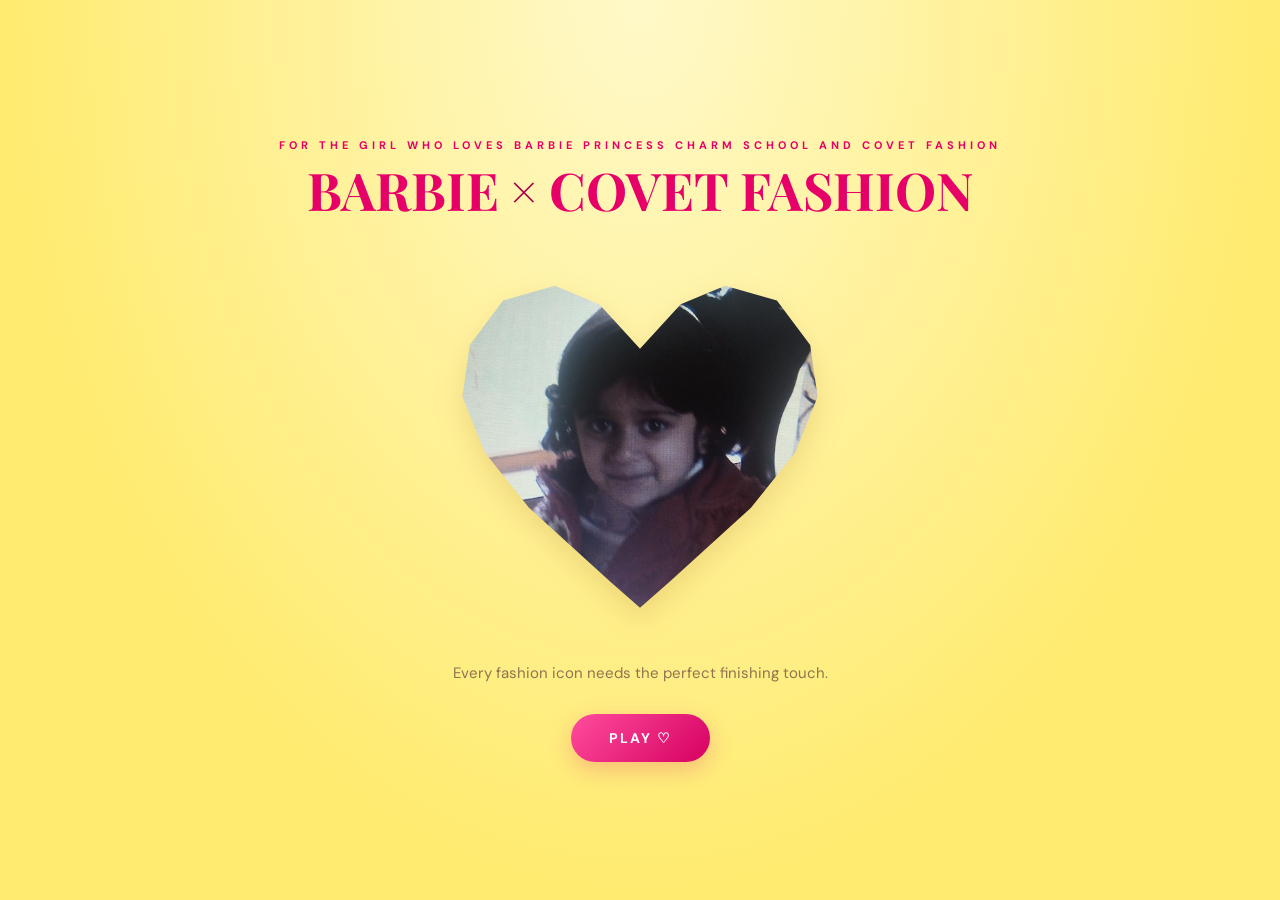
<file: birthdays/happy21.html>
<!DOCTYPE html>
<html lang="en">
<head>
    <meta charset="UTF-8">
    <meta name="viewport" content="width=device-width, initial-scale=1.0">

    <link rel="stylesheet" href="../styles.css">

    <title>Barbie x Covet Fashion</title>
</head>

<body>
    <main id="app">

        <!-- SCREEN 1: INTRO -->
        <section id="intro" class="screen intro-screen">
            <p class="eyebrow">for the girl who loves Barbie Princess Charm School and Covet Fashion</p>

            <h1>BARBIE <span>×</span> COVET FASHION</h1>

            <div class="intro-photo heart-photo">
                <img src="./tiny_rutu.jpg" alt="Birthday girl">
            </div>

            <p class="subtitle">
                Every fashion icon needs the perfect finishing touch.
            </p>

            <button id="play-button" class="pink-button">
                PLAY ♡
            </button>
        </section>

        <!-- SCREEN 2: RIBBON GAME -->
        <section id="game-screen" class="screen game-screen hidden">
            <p class="eyebrow">THE FINAL TOUCH</p>

            <h1>Complete the Look <span>🎀</span></h1>

            <p class="subtitle">
                Every Barbie needs her signature bow.
                Can you get it just right?
            </p>

            <div id="game-stage" class="game-stage">
                <img
                    id="girl"
                    src="./tiny_rutu.jpg"
                    alt="Place the ribbon on her head"
                >

                <img
                    id="ribbon"
                    src="./ribbon_nobg.png"
                    alt="Draggable ribbon"
                    draggable="false"
                >
            </div>

            <p id="game-message" aria-live="polite">
                tiny rutu looks cutee, make her cuter with a <span>🎀</span>
            </p>

            <button id="ribbon-button" class="pink-button">
                GET THE BOW
            </button>
        </section>

        <!-- SCREEN 3: BIRTHDAY REVEAL -->
        <section id="reveal" class="screen reveal-screen hidden">

            <h1 class="birthday-heading">
                HAPPY BIRTHDAY <span>RUTU!</span>
            </h1>

            <div class="reveal-layout">

                <!-- PERSONAL LETTER -->
                <article class="letter">
                    <p class="letter-intro">My Dear Belly Buttons,</p>

                    <div id="birthday-letter">

                        <p><strong>HAPPY BIRTHDAY</strong></p>

                        <p><strong>I LOVE YOU</strong></p>

                        

                        
                    </div>
                    <div class="lame-poem">
                        <p>lame poem for you sweetheart</p>

                        <p><strong>
                            roses are red<br>
                            violets are blue<br>
                            my dear belly buttons<br>
                            mai aapse pyaar karta hoon
                        </strong></p>
                        <p>to</p>

                        <strong><p lang="ur" dir="rtl">رتبہ</p></strong>
                    </div>
                    <p class="letter-signoff"><p>with love<br><strong>Loki</strong></p>♡</p>
                </article>

                <!-- FINAL PHOTO -->
                <div class="final-photo">
                    <img
                        src="./tiny_rutu.jpg"
                        alt="Rutu on her birthday"
                    >

                    <img
                        id="final-ribbon"
                        src="./ribbon_nobg.png"
                        alt=""
                    >
                </div>

            </div>
        </section>

    </main>

    <script src="./game.js"></script>
</body>
</html>
</file>
<file: styles.css>
@import url('https://fonts.googleapis.com/css2?family=DM+Sans:wght@400;500;600;700&family=Playfair+Display:wght@500;600;700&display=swap');

:root {
    --pink: #ff1681;
    --deep-pink: #e60068;
    --dark-barbie: #a8004c;

    --pastel-yellow: #ffeb70;
    --border-yellow: #ffdf35;
    --cream: #fff9c9;

    --text: #594637;
    --muted: #8d744f;
}

* {
    box-sizing: border-box;
}

body {
    margin: 0;
    min-height: 100vh;
    background:
        radial-gradient(ellipse at top, #fff9c9 0%, transparent 70%),
        var(--pastel-yellow);
    color: var(--text);
    font-family: 'DM Sans', sans-serif;
}

button {
    font: inherit;
}

#app {
    width: 100%;
    min-height: 100vh;
}

.screen {
    min-height: 100vh;
    padding: 36px 24px;
    display: flex;
    flex-direction: column;
    align-items: center;
    justify-content: center;
    text-align: center;
    animation: fade-in 0.6s ease both;
}

.hidden {
    display: none !important;
}

h1 {
    font-family: 'Playfair Display', serif;
    font-size: clamp(30px, 5vw, 52px);
    line-height: 1.15;
    margin: 8px 0 16px;
}

h1 span {
    color: var(--pink);
}

.eyebrow {
    font-size: 11px;
    font-weight: 700;
    letter-spacing: 4px;
    color: var(--deep-pink);
    text-transform: uppercase;
    margin: 0;
}

.subtitle {
    max-width: 440px;
    color: var(--muted);
    font-size: 15px;
    line-height: 1.7;
}

.pink-button {
    border: none;
    border-radius: 50px;
    padding: 15px 38px;
    background: linear-gradient(135deg, #ff4d9d, #d60061);
    color: white;
    font-size: 14px;
    font-weight: 700;
    letter-spacing: 2px;
    box-shadow: 0 8px 24px #d6006135;
    cursor: pointer;
    transition: transform 0.2s, box-shadow 0.2s;
}

.pink-button:hover:not(:disabled) {
    transform: translateY(-3px);
    box-shadow: 0 12px 28px #d6006150;
}

.pink-button:disabled {
    cursor: default;
    opacity: 0.8;
}

/* INTRO */

.intro-screen h1 {
    color: var(--deep-pink);
}

.intro-screen h1 span {
    color: var(--dark-barbie);
}

.intro-photo.heart-photo {
    width: min(82vw, 370px);
    aspect-ratio: 1;
    margin: 20px 0;
    border: none;
    border-radius: 0;
    overflow: visible;
    box-shadow: none;
    position: relative;
    filter: drop-shadow(0 12px 14px #a66b1930);
}

.heart-photo img {
    width: 100%;
    height: 100%;
    display: block;
    object-fit: cover;

    clip-path: polygon(
        50% 95%,
        42% 88%,
        20% 68%,
        8% 53%,
        2% 38%,
        4% 24%,
        13% 12%,
        27% 8%,
        39% 13%,
        50% 25%,
        61% 13%,
        73% 8%,
        87% 12%,
        96% 24%,
        98% 38%,
        92% 53%,
        80% 68%,
        58% 88%
    );
}

.intro-screen .pink-button {
    margin-top: 12px;
}

/* GAME */

.game-stage {
    position: relative;
    width: min(85vw, 420px);
    margin: 20px auto 8px;
    border: 7px solid var(--border-yellow);
    border-radius: 18px;
    overflow: hidden;
    box-shadow: 0 15px 45px #d5ad5735;
}

#girl {
    display: block;
    width: 100%;
    height: auto;
    pointer-events: none;
}

#ribbon {
    position: absolute;
    display: none;
    width: 23%;
    height: auto;
    left: 8px;
    bottom: 8px;
    z-index: 2;
    cursor: grab;
    touch-action: none;
    user-select: none;
}

#ribbon:active {
    cursor: grabbing;
}

#game-message {
    min-height: 30px;
    font-size: 19px;
    font-weight: 800;
    color: var(--deep-pink);
    letter-spacing: 1px;
    transition: transform 0.2s;
}

/* Both messages use the same font size */

#game-message.loser {
    color: #d60061;
    font-size: 19px;
    animation: loser-shake 0.4s ease;
}

#game-message.winner {
    color: #a8004c;
    font-size: 19px;
    animation: yay-pop 0.65s ease;
}

.game-screen .pink-button {
    margin-top: 6px;
}

@keyframes loser-shake {
    0%, 100% {
        transform: translateX(0);
    }

    20%, 60% {
        transform: translateX(-7px) rotate(-2deg);
    }

    40%, 80% {
        transform: translateX(7px) rotate(2deg);
    }
}

@keyframes yay-pop {
    0% {
        transform: scale(0.4);
        opacity: 0;
    }

    65% {
        transform: scale(1.1);
        opacity: 1;
    }

    100% {
        transform: scale(1);
        opacity: 1;
    }
}

/* BIRTHDAY REVEAL */

.reveal-screen {
    justify-content: flex-start;
    padding-top: 10px;
    overflow: hidden;
}

.birthday-heading {
    font-size: clamp(35px, 6vw, 68px);
    color: var(--deep-pink);
    margin: 16px 0 38px;
}

.birthday-heading span {
    display: inline-block;
    color: var(--dark-barbie);
}

.reveal-layout {
    display: grid;
    grid-template-columns: minmax(0, 1.1fr) minmax(0, 0.9fr);
    align-items: center;
    gap: clamp(24px, 5vw, 70px);
    width: min(100%, 1050px);
    text-align: left;
}

.letter {
    background: #fffdf2e8;
    border: 2px solid var(--border-yellow);
    border-radius: 24px;
    padding: clamp(22px, 4vw, 30px);
    box-shadow: 0 12px 40px #d5ad571c;
    line-height: 1.9;
    font-size: 16px;
    animation: slide-left 0.8s 0.15s both;
    overflow-wrap: anywhere;
}

.letter-intro {
    font-family: 'Playfair Display', serif;
    font-size: 25px;
    color: var(--deep-pink);
    margin-top: 0;
}

.letter-signoff {
    font-family: 'Playfair Display', serif;
    color: var(--deep-pink);
    font-size: 20px;
    margin-bottom: 0;
}

.final-photo {
    position: relative;
    width: 100%;
    max-width: 390px;
    justify-self: center;
    animation: slide-right 0.8s both;
    filter: drop-shadow(0 15px 22px #d5ad5725);
}


.final-photo > img:first-child {
    display: block;
    width: 100%;
    height: auto;
    border: 7px solid var(--border-yellow);
    border-radius: 12px;
}


#final-ribbon {
    position: absolute;
    display: block;
    width: 23%;
    height: auto;
    left: 50%;
    top: 18%;
    transform: translate(-50%, -50%);
}

/* ANIMATIONS */

@keyframes fade-in {
    from {
        opacity: 0;
    }

    to {
        opacity: 1;
    }
}

@keyframes slide-left {
    from {
        opacity: 0;
        transform: translateX(-45px);
    }

    to {
        opacity: 1;
        transform: translateX(0);
    }
}

@keyframes slide-right {
    from {
        opacity: 0;
        transform: translateX(45px);
    }

    to {
        opacity: 1;
        transform: translateX(0);
    }
}

/* MOBILE */

@media (max-width: 650px) {
    .screen {
        padding: 30px 18px;
    }

    .intro-screen .intro-photo.heart-photo {
        width: min(82vw, 320px);
    }

    .reveal-screen {
        padding-top: 38px;
    }

    .birthday-heading {
        margin-bottom: 25px;
    }

    .reveal-layout {
        grid-template-columns: 1fr;
        gap: 28px;
    }

    .final-photo {
        grid-row: 1;
        width: min(75%, 300px);
    }

    .letter {
        grid-row: 2;
    }
}

/* ACCESSIBILITY */

@media (prefers-reduced-motion: reduce) {
    *, *::before, *::after {
        animation-duration: 0.01ms !important;
        transition-duration: 0.01ms !important;
    }
}
</file>
